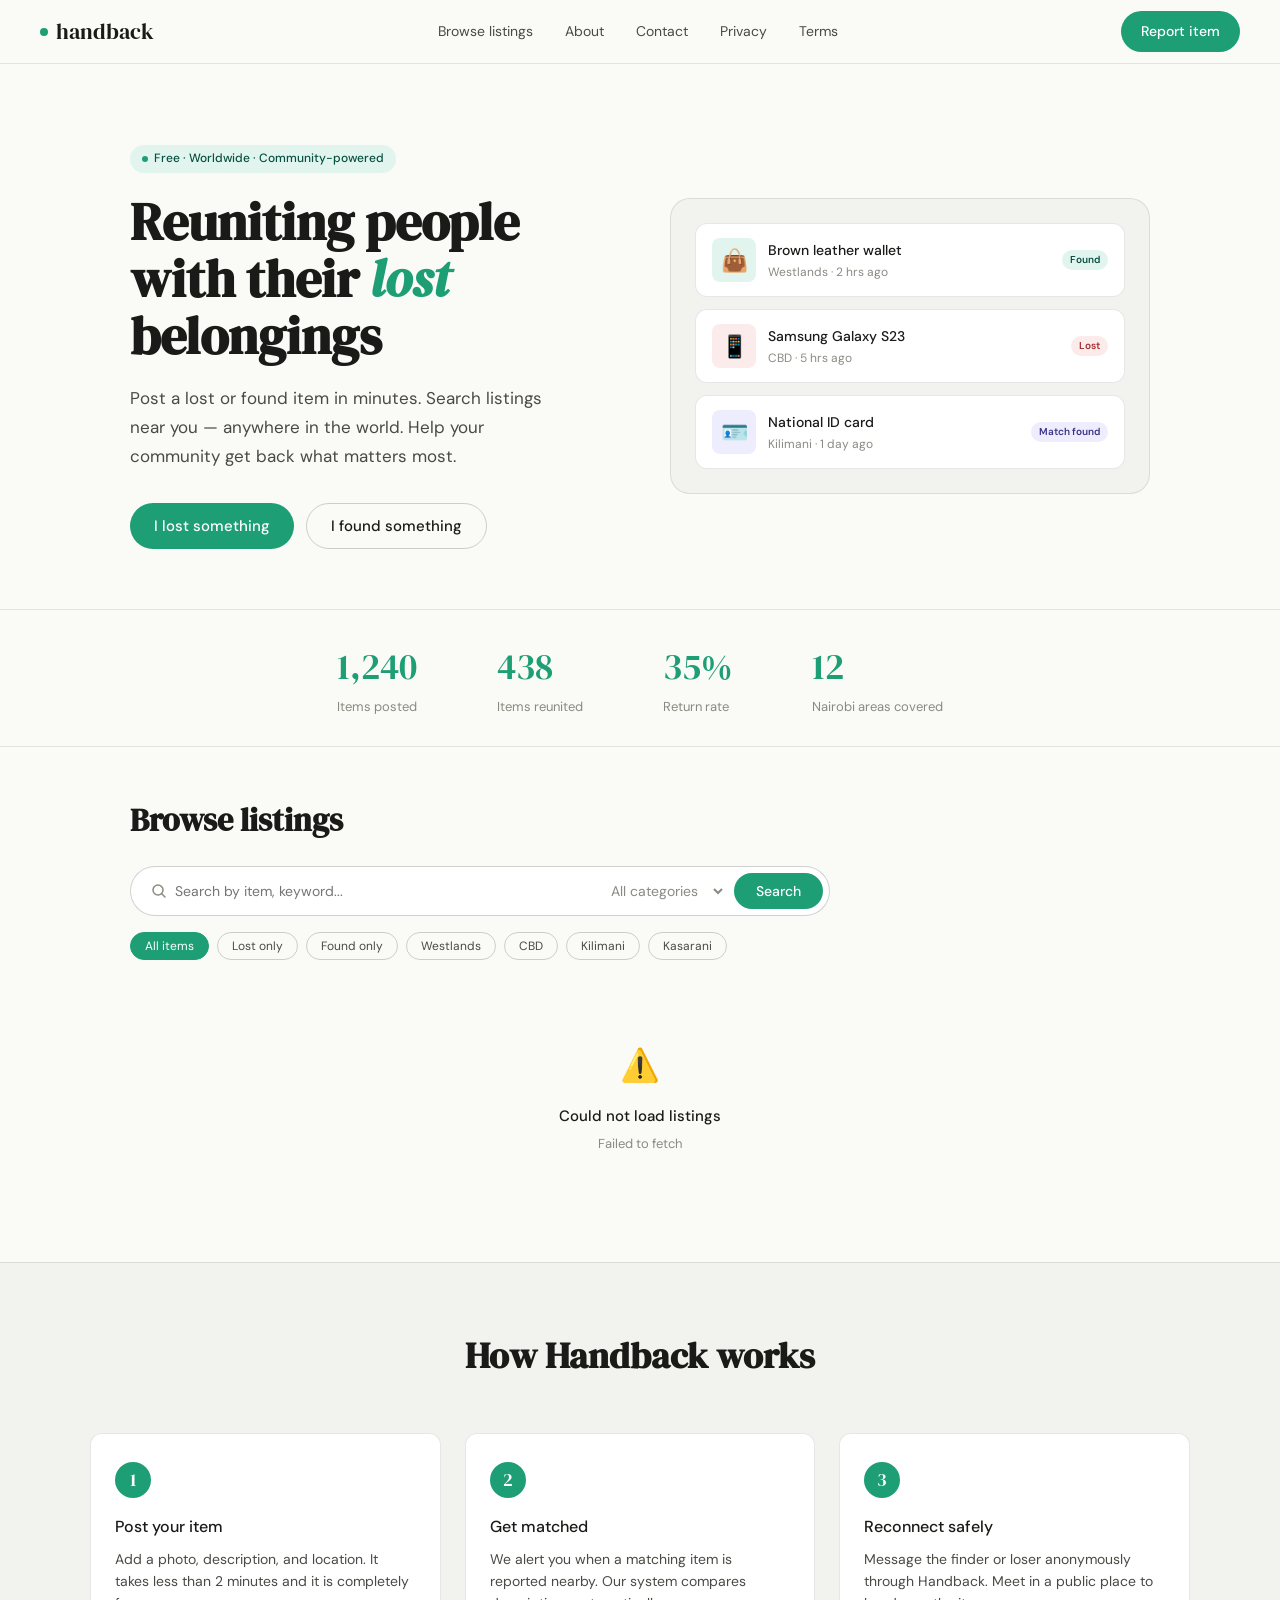
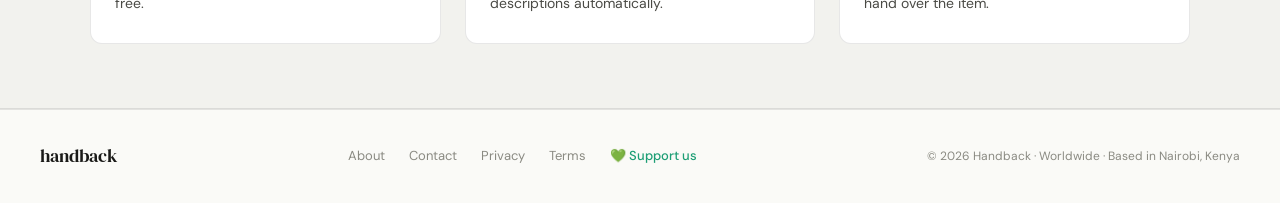
<file: index.html>
<!DOCTYPE html>
<html lang="en">
<head>
<meta charset="UTF-8">
<meta name="viewport" content="width=device-width, initial-scale=1.0">
<title>Handback — Reuniting people with their belongings</title>
<link href="https://fonts.googleapis.com/css2?family=DM+Serif+Display:ital@0;1&family=DM+Sans:wght@300;400;500;600&display=swap" rel="stylesheet">
<style>
  :root {
    --green: #1D9E75;
    --green-light: #E1F5EE;
    --green-dark: #0F6E56;
    --green-deep: #085041;
    --red-light: #FCEBEB;
    --red: #E24B4A;
    --red-dark: #A32D2D;
    --purple-light: #EEEDFE;
    --purple: #7F77DD;
    --purple-dark: #3C3489;
    --amber-light: #FAEEDA;
    --amber-dark: #633806;
    --ink: #1a1a18;
    --ink-muted: #4a4a45;
    --ink-faint: #8a8a82;
    --surface: #fafaf7;
    --surface-2: #f2f2ee;
    --border: rgba(26,26,24,0.1);
    --border-strong: rgba(26,26,24,0.2);
    --radius: 12px;
    --radius-sm: 8px;
    --serif: 'DM Serif Display', Georgia, serif;
    --sans: 'DM Sans', sans-serif;
  }

  * { box-sizing: border-box; margin: 0; padding: 0; }

  html { scroll-behavior: smooth; }

  body {
    font-family: var(--sans);
    background: var(--surface);
    color: var(--ink);
    font-size: 16px;
    line-height: 1.6;
    overflow-x: hidden;
  }

  /* ── NAV ── */
  nav {
    position: sticky; top: 0; z-index: 100;
    background: rgba(250,250,247,0.92);
    backdrop-filter: blur(12px);
    border-bottom: 0.5px solid var(--border);
    display: flex; align-items: center; justify-content: space-between;
    padding: 0 40px; height: 64px;
  }
  .nav-logo {
    font-family: var(--serif);
    font-size: 22px; color: var(--ink); text-decoration: none;
    display: flex; align-items: center; gap: 8px;
  }
  .nav-logo .dot {
    width: 8px; height: 8px; border-radius: 50%;
    background: var(--green); display: inline-block;
  }
  .nav-links { display: flex; align-items: center; gap: 32px; }
  .nav-links a {
    font-size: 14px; color: var(--ink-muted); text-decoration: none;
    transition: color 0.2s;
  }
  .nav-links a:hover { color: var(--ink); }
  .nav-cta {
    background: var(--green); color: #fff;
    padding: 9px 20px; border-radius: 100px;
    font-size: 14px; font-weight: 500; text-decoration: none;
    transition: background 0.2s;
  }
  .nav-cta:hover { background: var(--green-dark); }

  /* ── PAGE SECTIONS ── */
  .page { display: none; }
  .page.active { display: block; }

  /* ── HERO ── */
  .hero {
    padding: 80px 40px 60px;
    max-width: 1100px; margin: 0 auto;
    display: grid; grid-template-columns: 1fr 1fr; gap: 60px; align-items: center;
  }
  .hero-tag {
    display: inline-flex; align-items: center; gap: 6px;
    background: var(--green-light); color: var(--green-deep);
    font-size: 12px; font-weight: 500; padding: 4px 12px;
    border-radius: 100px; margin-bottom: 20px;
  }
  .hero-tag .pulse {
    width: 6px; height: 6px; border-radius: 50%; background: var(--green);
    animation: pulse 2s infinite;
  }
  @keyframes pulse {
    0%,100% { opacity: 1; transform: scale(1); }
    50% { opacity: 0.5; transform: scale(1.3); }
  }
  .hero h1 {
    font-family: var(--serif);
    font-size: 52px; line-height: 1.1;
    color: var(--ink); margin-bottom: 20px;
  }
  .hero h1 em { font-style: italic; color: var(--green); }
  .hero-sub {
    font-size: 17px; color: var(--ink-muted);
    line-height: 1.7; margin-bottom: 32px; max-width: 420px;
  }
  .hero-actions { display: flex; gap: 12px; flex-wrap: wrap; }
  .btn-primary {
    background: var(--green); color: #fff;
    padding: 12px 24px; border-radius: 100px;
    font-size: 15px; font-weight: 500; border: none; cursor: pointer;
    transition: background 0.2s, transform 0.1s;
    font-family: var(--sans);
  }
  .btn-primary:hover { background: var(--green-dark); }
  .btn-primary:active { transform: scale(0.98); }
  .btn-outline {
    background: transparent; color: var(--ink);
    padding: 12px 24px; border-radius: 100px;
    font-size: 15px; font-weight: 500;
    border: 1px solid var(--border-strong); cursor: pointer;
    transition: background 0.2s; font-family: var(--sans);
  }
  .btn-outline:hover { background: var(--surface-2); }

  .hero-visual {
    background: var(--surface-2);
    border-radius: 20px; border: 0.5px solid var(--border);
    padding: 24px; display: flex; flex-direction: column; gap: 12px;
    animation: float 4s ease-in-out infinite;
  }
  @keyframes float {
    0%,100% { transform: translateY(0); }
    50% { transform: translateY(-8px); }
  }
  .hero-card {
    background: #fff; border-radius: var(--radius);
    border: 0.5px solid var(--border); padding: 14px 16px;
    display: flex; align-items: center; gap: 12px;
  }
  .hero-card-icon {
    width: 44px; height: 44px; border-radius: var(--radius-sm);
    display: flex; align-items: center; justify-content: center;
    font-size: 22px; flex-shrink: 0;
  }
  .hero-card-title { font-size: 14px; font-weight: 500; color: var(--ink); margin-bottom: 2px; }
  .hero-card-meta { font-size: 12px; color: var(--ink-faint); }
  .badge-sm {
    font-size: 10px; font-weight: 600; padding: 2px 8px;
    border-radius: 100px; margin-left: auto; flex-shrink: 0;
  }
  .badge-found { background: var(--green-light); color: var(--green-deep); }
  .badge-lost { background: var(--red-light); color: var(--red-dark); }
  .badge-match { background: var(--purple-light); color: var(--purple-dark); }

  /* ── STATS ── */
  .stats {
    border-top: 0.5px solid var(--border); border-bottom: 0.5px solid var(--border);
    padding: 28px 40px;
    display: flex; justify-content: center; gap: 80px;
  }
  .stat-num {
    font-family: var(--serif); font-size: 36px; color: var(--green);
    margin-bottom: 2px;
  }
  .stat-label { font-size: 13px; color: var(--ink-faint); }

  /* ── SEARCH BAR ── */
  .search-section {
    padding: 48px 40px 0; max-width: 1100px; margin: 0 auto;
  }
  .search-section h2 {
    font-family: var(--serif); font-size: 32px;
    margin-bottom: 20px; color: var(--ink);
  }
  .search-bar {
    display: flex; gap: 8px; align-items: center;
    background: #fff; border: 1px solid var(--border-strong);
    border-radius: 100px; padding: 6px 6px 6px 20px;
    margin-bottom: 16px; max-width: 700px;
  }
  .search-bar input, .search-bar select {
    border: none; background: transparent; outline: none;
    font-family: var(--sans); font-size: 14px; color: var(--ink);
  }
  .search-bar input { flex: 1; }
  .search-bar select { color: var(--ink-faint); }
  .search-bar .search-btn {
    background: var(--green); color: #fff; border: none;
    padding: 9px 22px; border-radius: 100px;
    font-size: 14px; font-weight: 500; cursor: pointer;
    font-family: var(--sans); transition: background 0.2s;
  }
  .search-bar .search-btn:hover { background: var(--green-dark); }

  .filter-chips { display: flex; gap: 8px; flex-wrap: wrap; margin-bottom: 32px; }
  .chip {
    font-size: 12px; padding: 5px 14px; border-radius: 100px;
    border: 0.5px solid var(--border-strong); background: transparent;
    color: var(--ink-muted); cursor: pointer; transition: all 0.15s;
    font-family: var(--sans);
  }
  .chip.on { background: var(--green); color: #fff; border-color: var(--green); }

  /* ── LISTINGS GRID ── */
  .listings-section {
    padding: 0 40px 60px; max-width: 1100px; margin: 0 auto;
  }
  .listings-grid {
    display: grid; grid-template-columns: repeat(auto-fill, minmax(300px, 1fr));
    gap: 16px;
  }
  .listing-card {
    background: #fff; border: 0.5px solid var(--border);
    border-radius: var(--radius); overflow: hidden;
    transition: border-color 0.2s, transform 0.2s; cursor: pointer;
  }
  .listing-card:hover { border-color: var(--green); transform: translateY(-2px); }
  .listing-card.matched { border: 1.5px solid var(--green); }
  .listing-img {
    height: 120px; display: flex; align-items: center;
    justify-content: center; font-size: 48px;
  }
  .listing-body { padding: 14px 16px; }
  .listing-badges { display: flex; gap: 6px; margin-bottom: 8px; flex-wrap: wrap; }
  .listing-title {
    font-size: 15px; font-weight: 500; color: var(--ink);
    margin-bottom: 4px;
  }
  .listing-desc {
    font-size: 13px; color: var(--ink-muted);
    line-height: 1.5; margin-bottom: 10px;
    display: -webkit-box; -webkit-line-clamp: 2;
    -webkit-box-orient: vertical; overflow: hidden;
  }
  .listing-footer {
    display: flex; justify-content: space-between; align-items: center;
    border-top: 0.5px solid var(--border); padding-top: 10px;
  }
  .listing-meta { font-size: 12px; color: var(--ink-faint); }
  .listing-cta {
    font-size: 12px; font-weight: 500; color: var(--green);
    background: var(--green-light); padding: 5px 12px;
    border-radius: 100px; border: none; cursor: pointer;
    font-family: var(--sans); transition: background 0.2s;
  }
  .listing-cta:hover { background: #c5eadf; }

  /* ── HOW IT WORKS ── */
  .how-section {
    background: var(--surface-2); border-top: 0.5px solid var(--border);
    border-bottom: 0.5px solid var(--border);
    padding: 64px 40px;
  }
  .how-inner { max-width: 1100px; margin: 0 auto; }
  .how-inner h2 {
    font-family: var(--serif); font-size: 36px;
    text-align: center; margin-bottom: 48px; color: var(--ink);
  }
  .steps {
    display: grid; grid-template-columns: repeat(3, 1fr); gap: 24px;
  }
  .step {
    background: #fff; border-radius: var(--radius);
    border: 0.5px solid var(--border); padding: 28px 24px;
    position: relative;
  }
  .step-num {
    width: 36px; height: 36px; border-radius: 50%;
    background: var(--green); color: #fff;
    font-family: var(--serif); font-size: 18px;
    display: flex; align-items: center; justify-content: center;
    margin-bottom: 16px;
  }
  .step h3 { font-size: 16px; font-weight: 500; margin-bottom: 8px; color: var(--ink); }
  .step p { font-size: 14px; color: var(--ink-muted); line-height: 1.6; }

  /* ── REPORT FORM PAGE ── */
  .form-page { max-width: 640px; margin: 0 auto; padding: 48px 40px 80px; }
  .form-page h1 {
    font-family: var(--serif); font-size: 36px;
    margin-bottom: 6px; color: var(--ink);
  }
  .form-page .form-sub { font-size: 15px; color: var(--ink-muted); margin-bottom: 32px; }

  .type-toggle {
    display: grid; grid-template-columns: 1fr 1fr; gap: 12px; margin-bottom: 28px;
  }
  .type-btn {
    padding: 20px; border-radius: var(--radius);
    border: 1.5px solid var(--border); background: #fff;
    cursor: pointer; text-align: center; transition: all 0.2s;
    font-family: var(--sans);
  }
  .type-btn:hover { border-color: var(--green); }
  .type-btn.on { border-color: var(--green); background: var(--green-light); }
  .type-btn .type-icon { font-size: 28px; margin-bottom: 6px; }
  .type-btn .type-label { font-size: 15px; font-weight: 500; color: var(--ink); margin-bottom: 2px; }
  .type-btn .type-sub { font-size: 12px; color: var(--ink-faint); }

  .progress-bar { display: flex; gap: 4px; margin-bottom: 28px; }
  .prog { flex: 1; height: 4px; border-radius: 2px; background: var(--border); }
  .prog.done { background: var(--green); }
  .prog.current { background: var(--green); opacity: 0.4; }

  .field { margin-bottom: 20px; }
  .field label {
    display: block; font-size: 13px; font-weight: 500;
    color: var(--ink-muted); margin-bottom: 6px;
  }
  .field label .req { color: var(--red); }
  .field input, .field select, .field textarea {
    width: 100%; padding: 11px 14px;
    border: 1px solid var(--border-strong); border-radius: var(--radius-sm);
    font-family: var(--sans); font-size: 14px; color: var(--ink);
    background: #fff; outline: none; transition: border-color 0.2s;
  }
  .field input:focus, .field select:focus, .field textarea:focus {
    border-color: var(--green);
  }
  .field textarea { min-height: 100px; resize: vertical; line-height: 1.5; }
  .field-row { display: grid; grid-template-columns: 1fr 1fr; gap: 14px; margin-bottom: 20px; }
  .field-hint { font-size: 12px; color: var(--ink-faint); margin-top: 5px; }

  .upload-area {
    border: 1.5px dashed var(--border-strong); border-radius: var(--radius);
    padding: 28px; text-align: center; cursor: pointer;
    background: var(--surface-2); transition: border-color 0.2s;
  }
  .upload-area:hover { border-color: var(--green); }
  .upload-area p { font-size: 14px; color: var(--ink-muted); margin-top: 6px; }
  .upload-area span { font-size: 12px; color: var(--ink-faint); }

  .contact-opts { display: flex; gap: 8px; margin-bottom: 8px; }
  .contact-opt {
    flex: 1; padding: 10px; border-radius: var(--radius-sm);
    border: 1px solid var(--border-strong); background: #fff;
    text-align: center; font-size: 13px; font-weight: 500;
    color: var(--ink-muted); cursor: pointer; transition: all 0.15s;
    font-family: var(--sans);
  }
  .contact-opt.on { border-color: var(--green); background: var(--green-light); color: var(--green-deep); }

  .reward-row { display: flex; align-items: center; gap: 12px; margin-bottom: 20px; }
  .toggle-wrap {
    width: 40px; height: 22px; border-radius: 11px;
    background: var(--border-strong); cursor: pointer; position: relative;
    transition: background 0.2s; flex-shrink: 0;
  }
  .toggle-wrap.on { background: var(--green); }
  .toggle-knob {
    width: 18px; height: 18px; border-radius: 50%; background: #fff;
    position: absolute; top: 2px; left: 2px; transition: left 0.2s;
  }
  .toggle-wrap.on .toggle-knob { left: 20px; }
  .reward-label { font-size: 14px; color: var(--ink-muted); }

  .tip-box {
    background: var(--green-light); border-radius: var(--radius-sm);
    padding: 12px 16px; display: flex; gap: 10px; align-items: flex-start;
    margin-bottom: 20px;
  }
  .tip-box p { font-size: 13px; color: var(--green-deep); line-height: 1.5; }

  .form-actions { display: flex; justify-content: space-between; align-items: center; margin-top: 28px; }
  .btn-back {
    background: transparent; border: 1px solid var(--border-strong);
    color: var(--ink-muted); padding: 11px 22px; border-radius: 100px;
    font-size: 14px; font-weight: 500; cursor: pointer; font-family: var(--sans);
  }
  .btn-submit {
    background: var(--green); color: #fff; border: none;
    padding: 12px 28px; border-radius: 100px;
    font-size: 15px; font-weight: 500; cursor: pointer;
    font-family: var(--sans); transition: background 0.2s;
  }
  .btn-submit:hover { background: var(--green-dark); }

  /* ── SUCCESS STATE ── */
  .success-screen {
    text-align: center; padding: 60px 40px;
    max-width: 480px; margin: 0 auto;
  }
  .success-icon-wrap {
    width: 72px; height: 72px; border-radius: 50%;
    background: var(--green); display: flex; align-items: center;
    justify-content: center; margin: 0 auto 24px; font-size: 32px;
  }
  .success-screen h2 {
    font-family: var(--serif); font-size: 32px;
    color: var(--ink); margin-bottom: 12px;
  }
  .success-screen p { font-size: 15px; color: var(--ink-muted); line-height: 1.7; margin-bottom: 28px; }

  /* ── LEGAL PAGES ── */
  .legal-page { max-width: 700px; margin: 0 auto; padding: 48px 40px 80px; }
  .legal-page h1 {
    font-family: var(--serif); font-size: 40px;
    color: var(--ink); margin-bottom: 6px;
  }
  .legal-meta { font-size: 13px; color: var(--ink-faint); margin-bottom: 32px; }
  .legal-intro {
    background: var(--green-light); border-radius: var(--radius);
    padding: 16px 20px; font-size: 14px; color: var(--green-deep);
    line-height: 1.7; margin-bottom: 36px;
  }
  .legal-section { margin-bottom: 28px; }
  .legal-section h2 {
    font-size: 16px; font-weight: 500; color: var(--ink);
    padding-bottom: 8px; border-bottom: 0.5px solid var(--border);
    margin-bottom: 12px;
  }
  .legal-section p { font-size: 14px; color: var(--ink-muted); line-height: 1.8; margin-bottom: 10px; }
  .legal-list { list-style: none; margin: 8px 0 12px; }
  .legal-list li {
    font-size: 14px; color: var(--ink-muted); line-height: 1.7;
    padding: 4px 0 4px 18px; position: relative;
  }
  .legal-list li::before {
    content: ''; position: absolute; left: 0; top: 13px;
    width: 5px; height: 5px; border-radius: 50%; background: var(--green);
  }
  .legal-highlight {
    border-left: 3px solid var(--green); padding: 10px 16px;
    background: var(--green-light); border-radius: 0 var(--radius-sm) var(--radius-sm) 0;
    margin: 12px 0;
  }
  .legal-highlight p { font-size: 13px; color: var(--green-deep); margin: 0; }
  .legal-warn {
    border-left: 3px solid var(--red); padding: 10px 16px;
    background: var(--red-light); border-radius: 0 var(--radius-sm) var(--radius-sm) 0;
    margin: 12px 0;
  }
  .legal-warn p { font-size: 13px; color: var(--red-dark); margin: 0; }
  .legal-contact {
    background: var(--surface-2); border-radius: var(--radius);
    padding: 18px 22px; margin-top: 28px;
  }
  .legal-contact p { font-size: 14px; color: var(--ink-muted); margin-bottom: 4px; }
  .legal-contact a { color: var(--green); }

  /* ── ABOUT PAGE ── */
  .about-page { max-width: 800px; margin: 0 auto; padding: 64px 40px 80px; }
  .about-hero { text-align: center; margin-bottom: 60px; }
  .about-hero h1 {
    font-family: var(--serif); font-size: 48px;
    color: var(--ink); margin-bottom: 16px; line-height: 1.15;
  }
  .about-hero h1 em { color: var(--green); font-style: italic; }
  .about-hero p { font-size: 17px; color: var(--ink-muted); line-height: 1.8; max-width: 560px; margin: 0 auto; }
  .about-story { margin-bottom: 48px; }
  .about-story h2 {
    font-family: var(--serif); font-size: 28px;
    color: var(--ink); margin-bottom: 16px;
  }
  .about-story p { font-size: 15px; color: var(--ink-muted); line-height: 1.8; margin-bottom: 16px; }
  .about-values {
    display: grid; grid-template-columns: repeat(3, 1fr);
    gap: 16px; margin-bottom: 48px;
  }
  .value-card {
    background: #fff; border: 0.5px solid var(--border);
    border-radius: var(--radius); padding: 24px;
  }
  .value-icon { font-size: 28px; margin-bottom: 12px; }
  .value-card h3 { font-size: 15px; font-weight: 500; color: var(--ink); margin-bottom: 6px; }
  .value-card p { font-size: 13px; color: var(--ink-muted); line-height: 1.6; }

  /* ── FOOTER ── */
  footer {
    border-top: 0.5px solid var(--border);
    padding: 32px 40px;
    display: flex; justify-content: space-between; align-items: center;
    flex-wrap: wrap; gap: 16px;
  }
  .footer-logo { font-family: var(--serif); font-size: 18px; color: var(--ink); }
  .footer-links { display: flex; gap: 24px; }
  .footer-links a { font-size: 13px; color: var(--ink-faint); text-decoration: none; }
  .footer-links a:hover { color: var(--green); }
  .footer-copy { font-size: 12px; color: var(--ink-faint); }

  /* ── ITEM DETAIL MODAL ── */
  .modal-overlay {
    display: none; position: fixed; inset: 0;
    background: rgba(0,0,0,0.4); z-index: 200;
    align-items: center; justify-content: center; padding: 20px;
  }
  .modal-overlay.open { display: flex; }
  .modal {
    background: #fff; border-radius: 20px;
    width: 100%; max-width: 760px;
    max-height: 90vh; overflow-y: auto;
    display: grid; grid-template-columns: 1fr 280px;
  }
  .modal-main { padding: 28px; border-right: 0.5px solid var(--border); }
  .modal-sidebar { padding: 24px; }
  .modal-close {
    display: flex; justify-content: flex-end; margin-bottom: 16px;
  }
  .close-btn {
    width: 30px; height: 30px; border-radius: 50%;
    border: none; background: var(--surface-2);
    font-size: 16px; cursor: pointer; display: flex;
    align-items: center; justify-content: center; color: var(--ink-muted);
  }
  .modal-img {
    height: 160px; border-radius: var(--radius);
    background: var(--green-light); display: flex;
    align-items: center; justify-content: center;
    font-size: 64px; margin-bottom: 16px;
    border: 0.5px solid var(--border);
  }
  .modal-title { font-family: var(--serif); font-size: 24px; color: var(--ink); margin-bottom: 6px; }
  .modal-posted { font-size: 12px; color: var(--ink-faint); margin-bottom: 16px; }
  .modal-desc { font-size: 14px; color: var(--ink-muted); line-height: 1.7; margin-bottom: 20px; }
  .detail-grid { display: grid; grid-template-columns: 1fr 1fr; gap: 8px; margin-bottom: 20px; }
  .detail-cell { background: var(--surface-2); border-radius: var(--radius-sm); padding: 10px 12px; }
  .detail-cell-label { font-size: 11px; color: var(--ink-faint); margin-bottom: 2px; }
  .detail-cell-val { font-size: 13px; font-weight: 500; color: var(--ink); }
  .modal-contact-header { background: var(--green-light); border-radius: var(--radius) var(--radius) 0 0; padding: 14px 16px; }
  .modal-contact-header h3 { font-size: 15px; font-weight: 500; color: var(--green-deep); margin-bottom: 2px; }
  .modal-contact-header p { font-size: 12px; color: var(--green-dark); }
  .modal-contact-body { border: 0.5px solid var(--border); border-top: none; border-radius: 0 0 var(--radius) var(--radius); padding: 16px; margin-bottom: 14px; }
  .poster-row { display: flex; gap: 10px; align-items: center; margin-bottom: 14px; }
  .poster-av { width: 36px; height: 36px; border-radius: 50%; background: var(--green-light); display: flex; align-items: center; justify-content: center; font-weight: 600; font-size: 13px; color: var(--green-deep); flex-shrink: 0; }
  .poster-name { font-size: 13px; font-weight: 500; color: var(--ink); }
  .poster-tag { font-size: 11px; color: var(--ink-faint); }
  .msg-box { width: 100%; border: 1px solid var(--border-strong); border-radius: var(--radius-sm); padding: 10px 12px; font-family: var(--sans); font-size: 13px; color: var(--ink); resize: none; min-height: 80px; outline: none; margin-bottom: 10px; }
  .msg-box:focus { border-color: var(--green); }
  .btn-send { width: 100%; background: var(--green); color: #fff; border: none; padding: 11px; border-radius: 100px; font-size: 14px; font-weight: 500; cursor: pointer; font-family: var(--sans); margin-bottom: 8px; }
  .safety-tips { background: var(--surface-2); border-radius: var(--radius-sm); padding: 12px; }
  .safety-tips p { font-size: 12px; font-weight: 500; color: var(--ink-muted); margin-bottom: 6px; }
  .safety-tips li { font-size: 11px; color: var(--ink-faint); line-height: 1.6; list-style: none; padding-left: 10px; position: relative; }
  .safety-tips li::before { content: '·'; position: absolute; left: 0; color: var(--green); }
  .sent-confirm { background: var(--green-light); border-radius: var(--radius); padding: 20px; text-align: center; display: none; }
  .sent-confirm.show { display: block; }
  .sent-confirm h3 { font-size: 15px; font-weight: 500; color: var(--green-deep); margin-bottom: 4px; }
  .sent-confirm p { font-size: 13px; color: var(--green-dark); }

  /* ── RESPONSIVE ── */
  @media (max-width: 768px) {
    nav { padding: 0 20px; }
    .nav-links { display: none; }
    .hero { grid-template-columns: 1fr; padding: 40px 20px 32px; gap: 32px; }
    .hero h1 { font-size: 36px; }
    .hero-visual { display: none; }
    .stats { gap: 32px; padding: 24px 20px; flex-wrap: wrap; }
    .search-section, .listings-section { padding-left: 20px; padding-right: 20px; }
    .listings-grid { grid-template-columns: 1fr; }
    .steps { grid-template-columns: 1fr; }
    .how-section { padding: 40px 20px; }
    .form-page { padding: 32px 20px 60px; }
    .field-row { grid-template-columns: 1fr; }
    .legal-page, .about-page { padding: 32px 20px 60px; }
    .about-values { grid-template-columns: 1fr; }
    .modal { grid-template-columns: 1fr; }
    .modal-sidebar { border-top: 0.5px solid var(--border); }
    footer { padding: 24px 20px; flex-direction: column; align-items: flex-start; }
  }
</style>
</head>
<body>

<!-- NAV -->
<nav>
  <a class="nav-logo" href="#" onclick="showPage('home')">
    <span class="dot"></span> handback
  </a>
  <div class="nav-links">
    <a href="#" onclick="showPage('home')">Browse listings</a>
    <a href="#" onclick="showPage('about')">About</a>
    <a href="#" onclick="showPage('contact')">Contact</a>
    <a href="#" onclick="showPage('privacy')">Privacy</a>
    <a href="#" onclick="showPage('terms')">Terms</a>
  </div>
  <a class="nav-cta" href="#" onclick="showPage('report')">Report item</a>
</nav>

<!-- ══════════════════════════════════════════
     HOME PAGE
══════════════════════════════════════════ -->
<div id="page-home" class="page active">

  <!-- Hero -->
  <section class="hero">
    <div>
      <div class="hero-tag">
        <span class="pulse"></span>
        Free · Worldwide · Community-powered
      </div>
      <h1>Reuniting people with their <em>lost</em> belongings</h1>
      <p class="hero-sub">Post a lost or found item in minutes. Search listings near you — anywhere in the world. Help your community get back what matters most.</p>
      <div class="hero-actions">
        <button class="btn-primary" onclick="showPage('report')">I lost something</button>
        <button class="btn-outline" onclick="showPage('report')">I found something</button>
      </div>
    </div>
    <div class="hero-visual">
      <div class="hero-card">
        <div class="hero-card-icon" style="background:#E1F5EE">👜</div>
        <div>
          <div class="hero-card-title">Brown leather wallet</div>
          <div class="hero-card-meta">Westlands · 2 hrs ago</div>
        </div>
        <span class="badge-sm badge-found">Found</span>
      </div>
      <div class="hero-card">
        <div class="hero-card-icon" style="background:#FCEBEB">📱</div>
        <div>
          <div class="hero-card-title">Samsung Galaxy S23</div>
          <div class="hero-card-meta">CBD · 5 hrs ago</div>
        </div>
        <span class="badge-sm badge-lost">Lost</span>
      </div>
      <div class="hero-card">
        <div class="hero-card-icon" style="background:#EEEDFE">🪪</div>
        <div>
          <div class="hero-card-title">National ID card</div>
          <div class="hero-card-meta">Kilimani · 1 day ago</div>
        </div>
        <span class="badge-sm badge-match">Match found</span>
      </div>
    </div>
  </section>

  <!-- Stats -->
  <div class="stats">
    <div class="stat"><div class="stat-num">1,240</div><div class="stat-label">Items posted</div></div>
    <div class="stat"><div class="stat-num">438</div><div class="stat-label">Items reunited</div></div>
    <div class="stat"><div class="stat-num">35%</div><div class="stat-label">Return rate</div></div>
    <div class="stat"><div class="stat-num">12</div><div class="stat-label">Nairobi areas covered</div></div>
  </div>

  <!-- Search -->
  <div class="search-section">
    <h2>Browse listings</h2>
    <div class="search-bar">
      <svg width="16" height="16" viewBox="0 0 16 16" fill="none"><circle cx="7" cy="7" r="5" stroke="#8a8a82" stroke-width="1.5"/><path d="M11 11l3 3" stroke="#8a8a82" stroke-width="1.5" stroke-linecap="round"/></svg>
      <input type="text" id="search-input" placeholder="Search by item, keyword..." oninput="filterListings()" />
      <select id="search-cat" onchange="filterListings()">
        <option value="">All categories</option>
        <option value="phone">Phone / tablet</option>
        <option value="wallet">Wallet / purse</option>
        <option value="keys">Keys</option>
        <option value="id">ID / documents</option>
        <option value="bag">Bag / luggage</option>
      </select>
      <button class="search-btn" onclick="filterListings()">Search</button>
    </div>
    <div class="filter-chips">
      <button class="chip on" onclick="filterType('all', this)">All items</button>
      <button class="chip" onclick="filterType('lost', this)">Lost only</button>
      <button class="chip" onclick="filterType('found', this)">Found only</button>
      <button class="chip" onclick="filterArea('Westlands', this)">Westlands</button>
      <button class="chip" onclick="filterArea('CBD', this)">CBD</button>
      <button class="chip" onclick="filterArea('Kilimani', this)">Kilimani</button>
      <button class="chip" onclick="filterArea('Kasarani', this)">Kasarani</button>
    </div>
  </div>

  <!-- Listings -->
  <div class="listings-section">
    <div class="listings-grid" id="listings-grid"></div>
  </div>

  <!-- How it works -->
  <section class="how-section">
    <div class="how-inner">
      <h2>How Handback works</h2>
      <div class="steps">
        <div class="step">
          <div class="step-num">1</div>
          <h3>Post your item</h3>
          <p>Add a photo, description, and location. It takes less than 2 minutes and it is completely free.</p>
        </div>
        <div class="step">
          <div class="step-num">2</div>
          <h3>Get matched</h3>
          <p>We alert you when a matching item is reported nearby. Our system compares descriptions automatically.</p>
        </div>
        <div class="step">
          <div class="step-num">3</div>
          <h3>Reconnect safely</h3>
          <p>Message the finder or loser anonymously through Handback. Meet in a public place to hand over the item.</p>
        </div>
      </div>
    </div>
  </section>

</div>


<!-- ══════════════════════════════════════════
     REPORT PAGE
══════════════════════════════════════════ -->
<div id="page-report" class="page">
  <div class="form-page" id="report-form-wrap">
    <h1>Report an item</h1>
    <p class="form-sub">Fill in the details below. The more information you add, the better your chances of a reunion.</p>

    <div class="type-toggle">
      <div class="type-btn on" id="type-lost" onclick="selectType('lost')">
        <div class="type-icon">😟</div>
        <div class="type-label">I lost something</div>
        <div class="type-sub">Report an item you have lost</div>
      </div>
      <div class="type-btn" id="type-found" onclick="selectType('found')">
        <div class="type-icon">🙌</div>
        <div class="type-label">I found something</div>
        <div class="type-sub">Report an item you have found</div>
      </div>
    </div>

    <div class="progress-bar">
      <div class="prog done"></div>
      <div class="prog current"></div>
      <div class="prog"></div>
    </div>

    <div class="tip-box">
      <svg width="16" height="16" viewBox="0 0 16 16" fill="none" style="flex-shrink:0;margin-top:1px"><circle cx="8" cy="8" r="7" stroke="#1D9E75" stroke-width="1.2"/><path d="M8 7v4M8 5v.5" stroke="#1D9E75" stroke-width="1.4" stroke-linecap="round"/></svg>
      <p>Items with a photo are 3× more likely to be returned. Add one if you can — even a similar image helps.</p>
    </div>

    <div class="field">
      <label>Item category <span class="req">*</span></label>
      <select>
        <option value="">Select a category...</option>
        <option>Phone / tablet</option>
        <option>Wallet / purse</option>
        <option>Keys</option>
        <option>ID / documents</option>
        <option>Bag / luggage</option>
        <option>Jewellery / watch</option>
        <option>Clothing</option>
        <option>Electronics</option>
        <option>Other</option>
      </select>
    </div>

    <div class="field">
      <label>Item name <span class="req">*</span></label>
      <input type="text" placeholder="e.g. Black Samsung Galaxy S23, brown leather wallet" />
      <div class="field-hint">Be specific — include brand, colour, and model if you know it.</div>
    </div>

    <div class="field">
      <label>Description <span class="req">*</span></label>
      <textarea placeholder="Describe the item in detail — any markings, stickers, scratches, or unique features that would help identify it..."></textarea>
    </div>

    <div class="field-row">
      <div class="field" style="margin-bottom:0">
        <label>Date <span class="req">*</span></label>
        <input type="date" />
      </div>
      <div class="field" style="margin-bottom:0">
        <label>Approximate time</label>
        <input type="text" placeholder="e.g. 2pm – 4pm" />
      </div>
    </div>

    <div class="field">
      <label>Location <span class="req">*</span></label>
      <input type="text" placeholder="e.g. Westlands Bus Stop, Sarit Centre, Nairobi CBD" />
      <div class="field-hint">Be as specific as possible — street, building, or landmark.</div>
    </div>

    <div class="field">
      <label>Photo</label>
      <div class="upload-area">
        <div style="font-size:28px;margin-bottom:6px">📷</div>
        <p>Tap to upload a photo</p>
        <span>JPG or PNG · Max 5MB · Up to 3 photos</span>
      </div>
    </div>

    <div class="field">
      <label>How should people contact you? <span class="req">*</span></label>
      <div class="contact-opts">
        <div class="contact-opt on" onclick="selectContact(this)">Via Handback (anonymous)</div>
        <div class="contact-opt" onclick="selectContact(this)">WhatsApp number</div>
        <div class="contact-opt" onclick="selectContact(this)">Email</div>
      </div>
      <div class="field-hint">We recommend anonymous contact to keep your personal info private.</div>
    </div>

    <div class="field">
      <label>Your name <span class="req">*</span></label>
      <input type="text" placeholder="First name only is fine" />
    </div>

    <div class="reward-row">
      <div class="toggle-wrap" id="reward-toggle" onclick="this.classList.toggle('on')">
        <div class="toggle-knob"></div>
      </div>
      <span class="reward-label">I am offering a reward for the return of this item</span>
    </div>

    <div class="form-actions">
      <button class="btn-back" onclick="showPage('home')">← Cancel</button>
      <button class="btn-submit" onclick="submitForm()">Submit listing →</button>
    </div>
  </div>

  <!-- Success State -->
  <div class="success-screen" id="report-success" style="display:none">
    <div class="success-icon-wrap">✓</div>
    <h2>Listing posted!</h2>
    <p>Your item has been listed on Handback. We will notify you by email if a match is found nearby. Your listing will stay active for 90 days.</p>
    <button class="btn-primary" onclick="showPage('home')">Browse all listings</button>
  </div>
</div>


<!-- ══════════════════════════════════════════
     ABOUT PAGE
══════════════════════════════════════════ -->
<div id="page-about" class="page">
  <div class="about-page">
    <div class="about-hero">
      <h1>What's lost doesn't have to be <em>gone forever</em></h1>
      <p>Handback is a free, community-powered platform connecting people who have lost things with people who have found them — anywhere in the world.</p>
    </div>

    <div class="about-story">
      <h2>Our story</h2>
      <p>Handback was born from a simple but powerful realization: losing something important shouldn't feel like losing it forever. Whether it's a phone, a wallet, or personal identification, the experience is often frustrating, stressful, and filled with uncertainty — not just because of the cost, but because there's no clear path to recovery.</p>
      <p>Despite living in a highly connected world, there is still no simple, reliable way for people to reconnect with their lost belongings. The process remains scattered, inefficient, and often left to chance.</p>
      <p>Handback changes that. It is a free, intuitive, community-powered platform designed to bring people together — those who have lost items and those who have found them. By making it easy to report, search, and connect safely, Handback turns moments of loss into opportunities for human connection and trust.</p>
      <p><em>Because what's lost doesn't have to be gone forever.</em></p>
    </div>

    <div class="about-values">
      <div class="value-card">
        <div class="value-icon">🌍</div>
        <h3>Built for everyone</h3>
        <p>Handback works for anyone, anywhere in the world. Whether you're in Nairobi, London, or Lagos — if you lost something, we want to help.</p>
      </div>
      <div class="value-card">
        <div class="value-icon">🔒</div>
        <h3>Privacy and safety</h3>
        <p>You should never have to share your phone number with a stranger. Anonymous messaging keeps everyone safe — no matter where they are.</p>
      </div>
      <div class="value-card">
        <div class="value-icon">💚</div>
        <h3>Always free</h3>
        <p>Reuniting people with their belongings should never cost money. Handback is free to use for everyone, always.</p>
      </div>
    </div>

    <div class="about-story">
      <h2>Our mission</h2>
      <p>To build the world's most trusted lost and found platform — starting in Nairobi and growing across Africa and beyond — so that no one ever has to feel the helplessness of losing something important with nowhere to turn.</p>
      <p>Every item returned is a small victory. Every reunion matters.</p>
    </div>
  </div>
</div>


<!-- ══════════════════════════════════════════
     PRIVACY PAGE
══════════════════════════════════════════ -->
<div id="page-privacy" class="page">
  <div class="legal-page">
    <h1>Privacy policy</h1>
    <div class="legal-meta">Last updated: March 2026 · handback.co</div>
    <div class="legal-intro">We want you to understand exactly what we do with your information — in simple, clear language. This page explains what data we collect, why we collect it, and how we keep it safe. If you have any questions, you can always contact us directly.</div>

    <div class="legal-section">
      <h2>1. Who we are</h2>
      <p>Handback is a free platform that helps people report lost and found items and connect with each other to get belongings returned. We are based in Nairobi, Kenya.</p>
    </div>
    <div class="legal-section">
      <h2>2. What information we collect</h2>
      <p>When you use Handback, we may collect:</p>
      <ul class="legal-list">
        <li>Your name (first name only is fine) when you post a listing</li>
        <li>Your contact details — phone number or email — only if you choose to share them</li>
        <li>Photos and descriptions of the item you are reporting</li>
        <li>The location where an item was lost or found</li>
        <li>Messages you send to other users through our platform</li>
        <li>Basic technical information like your device type and the browser you use</li>
      </ul>
      <div class="legal-highlight"><p>We never ask for your ID number, bank details, or any sensitive personal documents. If anyone claiming to be Handback asks for these, please report it to us immediately.</p></div>
    </div>
    <div class="legal-section">
      <h2>3. Why we collect this information</h2>
      <p>We only collect information that helps us run the platform:</p>
      <ul class="legal-list">
        <li>Your name — so other users know who posted a listing</li>
        <li>Your contact details — so a finder or loser can reach you when there is a match</li>
        <li>Item photos and description — so people can identify their belongings</li>
        <li>Location — so listings appear in the right area searches</li>
        <li>Messages — so you can communicate safely through our platform</li>
      </ul>
    </div>
    <div class="legal-section">
      <h2>4. Who can see your information</h2>
      <p>Your listings — including the item description, photo, and general location — are visible to everyone who visits Handback. Your phone number or email is only shared if you choose the WhatsApp or email contact option.</p>
      <div class="legal-highlight"><p>We recommend using anonymous messaging to keep your personal contact details private until you feel comfortable sharing them.</p></div>
    </div>
    <div class="legal-section">
      <h2>5. We do not sell your data</h2>
      <p>We do not sell, rent, or trade your personal information to any third party — ever. Your data is used only to help reunite people with their belongings.</p>
    </div>
    <div class="legal-section">
      <h2>6. How we keep your data safe</h2>
      <p>We use secure servers and encrypted connections to protect your information. No system is 100% secure — please use a strong password and do not share your account details with anyone.</p>
    </div>
    <div class="legal-section">
      <h2>7. How long we keep your data</h2>
      <p>Your listing stays active for 90 days and is then automatically removed. You can delete your listing at any time from your account.</p>
    </div>
    <div class="legal-section">
      <h2>8. Your rights</h2>
      <p>You have the right to ask us what information we hold about you, correct any wrong information, or ask us to delete your data at any time.</p>
    </div>
    <div class="legal-section">
      <h2>9. Changes to this policy</h2>
      <p>If we make important changes, we will post a notice on the website. The date at the top always shows when it was last updated.</p>
    </div>
    <div class="legal-contact">
      <p><strong>Questions about your privacy?</strong></p>
      <p>Email us at <a href="/cdn-cgi/l/email-protection#1b6b69726d7a78625b737a757f797a7870357874"><span class="__cf_email__" data-cfemail="38484a514e595b41785059565c5a595b53165b57">[email&#160;protected]</span></a> — we respond within 2 business days.</p>
    </div>
  </div>
</div>


<!-- ══════════════════════════════════════════
     TERMS PAGE
══════════════════════════════════════════ -->
<div id="page-terms" class="page">
  <div class="legal-page">
    <h1>Terms of use</h1>
    <div class="legal-meta">Last updated: March 2026 · handback.co</div>
    <div class="legal-intro">These are the rules for using Handback, written in plain language so they are easy to understand. By using this website, you agree to follow these rules.</div>

    <div class="legal-section">
      <h2>1. What Handback is</h2>
      <p>Handback is a free community platform where people can post lost and found items and connect with each other. We help make the connection — but we are not responsible for what happens between users once they are in contact.</p>
    </div>
    <div class="legal-section">
      <h2>2. Who can use Handback</h2>
      <p>Anyone can use Handback for free. You must be at least 16 years old to create a listing or send messages. If you are younger, please ask a parent or guardian to help you.</p>
    </div>
    <div class="legal-section">
      <h2>3. What you are allowed to post</h2>
      <p>You may only post listings for genuinely lost or found items. Each listing must be honest and accurate.</p>
      <div class="legal-highlight"><p>Good listings help everyone. Please include a clear description, an accurate location, and a photo if you have one.</p></div>
    </div>
    <div class="legal-section">
      <h2>4. What you are not allowed to do</h2>
      <ul class="legal-list">
        <li>Post fake listings to scam or mislead people</li>
        <li>Claim an item that does not belong to you</li>
        <li>Ask for money or mobile money in exchange for returning an item</li>
        <li>Post items that are illegal to own</li>
        <li>Harass, threaten, or abuse other users</li>
        <li>Use the platform to advertise products or services</li>
        <li>Create multiple accounts to misuse the platform</li>
      </ul>
      <div class="legal-warn"><p>Demanding payment to return someone's belongings is considered extortion and may be reported to the police. Handback will cooperate fully with any investigation.</p></div>
    </div>
    <div class="legal-section">
      <h2>5. Rewards</h2>
      <p>You may offer a reward — this is your choice. Handback does not handle or guarantee any reward. Any reward agreement is strictly between the two users involved.</p>
    </div>
    <div class="legal-section">
      <h2>6. Meeting in person</h2>
      <ul class="legal-list">
        <li>Meet in a busy public place — a shopping mall, petrol station, or bank entrance</li>
        <li>Tell someone you trust where you are going</li>
        <li>Do not go alone if you feel unsure</li>
        <li>Verify the item belongs to the person before handing it over</li>
      </ul>
    </div>
    <div class="legal-section">
      <h2>7. Our responsibility</h2>
      <p>Handback provides the platform — we do not verify the identity of users or guarantee that any item will be returned. We are not responsible for any loss or dispute between users.</p>
    </div>
    <div class="legal-section">
      <h2>8. Governing law</h2>
      <p>These terms are governed by the laws of Kenya.</p>
    </div>
    <div class="legal-contact">
      <p><strong>Questions about these terms?</strong></p>
      <p>Email us at <a href="/cdn-cgi/l/email-protection#503c3537313c1038313e343231333b7e333f"><span class="__cf_email__" data-cfemail="2f434a484e436f474e414b4d4e4c44014c40">[email&#160;protected]</span></a> — we respond within 2 business days.</p>
    </div>
  </div>
</div>


<!-- FOOTER -->
<footer>
  <div class="footer-logo">handback</div>
  <div class="footer-links">
    <a href="#" onclick="showPage('about')">About</a>
    <a href="#" onclick="showPage('contact')">Contact</a>
    <a href="#" onclick="showPage('privacy')">Privacy</a>
    <a href="#" onclick="showPage('terms')">Terms</a>
    <a href="#" onclick="openTipModal()" style="color:var(--green);font-weight:500">💚 Support us</a>
  </div>
  <div class="footer-copy">© 2026 Handback · Worldwide · Based in Nairobi, Kenya</div>
</footer>

<!-- ITEM DETAIL MODAL -->
<div class="modal-overlay" id="modal" onclick="closeModal(event)">
  <div class="modal" id="modal-inner">
    <div class="modal-main">
      <div class="modal-close"><button class="close-btn" onclick="document.getElementById('modal').classList.remove('open')">✕</button></div>
      <div class="modal-img" id="modal-img">👜</div>
      <div class="listing-badges" style="margin-bottom:8px" id="modal-badges"></div>
      <div class="modal-title" id="modal-title"></div>
      <div class="modal-posted" id="modal-posted"></div>
      <div class="modal-desc" id="modal-desc"></div>
      <div class="detail-grid">
        <div class="detail-cell"><div class="detail-cell-label">Category</div><div class="detail-cell-val" id="modal-cat"></div></div>
        <div class="detail-cell"><div class="detail-cell-label">Date</div><div class="detail-cell-val" id="modal-date"></div></div>
        <div class="detail-cell"><div class="detail-cell-label">Location</div><div class="detail-cell-val" id="modal-loc"></div></div>
        <div class="detail-cell"><div class="detail-cell-label">Status</div><div class="detail-cell-val" id="modal-status"></div></div>
      </div>
    </div>
    <div class="modal-sidebar">
      <div id="contact-form-wrap">
        <div class="modal-contact-header">
          <h3 id="modal-cta-title">Think this is yours?</h3>
          <p id="modal-cta-sub">Send an anonymous message</p>
        </div>
        <div class="modal-contact-body">
          <div class="poster-row">
            <div class="poster-av" id="modal-av">JM</div>
            <div>
              <div class="poster-name" id="modal-poster">James M.</div>
              <div class="poster-tag">Member since 2026</div>
            </div>
          </div>
          <textarea class="msg-box" id="modal-msg" placeholder="Describe the item contents or any identifying details to verify it is yours..."></textarea>
          <button class="btn-send" onclick="sendModalMsg()">Send message →</button>
        </div>
        <div class="safety-tips">
          <p>Safety tips</p>
          <ul>
            <li>Meet in a public place</li>
            <li>Describe contents before meeting</li>
            <li>Never send money in advance</li>
            <li>Report suspicious behaviour</li>
          </ul>
        </div>
      </div>
      <div class="sent-confirm" id="sent-confirm">
        <div style="font-size:32px;margin-bottom:10px">✓</div>
        <h3>Message sent!</h3>
        <p>The poster will be notified. We will email you when they reply.</p>
      </div>
    </div>
  </div>
</div>

<!-- ══════════════════════════════════════════
     CONTACT PAGE
══════════════════════════════════════════ -->
<div id="page-contact" class="page">
  <div class="form-page" style="max-width:580px">
    <h1>Contact us</h1>
    <p class="form-sub">We are a small team with a big mission. Reach out — we read every message.</p>

    <div style="display:flex;flex-direction:column;gap:16px;margin-bottom:36px">

      <div class="contact-info-card">
        <div class="contact-info-icon">📧</div>
        <div>
          <div class="contact-info-label">Email</div>
          <a href="mailto:hello@handback.co" class="contact-info-val">hello@handback.co</a>
        </div>
      </div>

      <div class="contact-info-card">
        <div class="contact-info-icon">📱</div>
        <div>
          <div class="contact-info-label">Phone / WhatsApp</div>
          <a href="https://wa.me/254722959801" target="_blank" class="contact-info-val">+254 722 959 801</a>
          <div class="contact-info-sub">Available Mon–Fri, 8am–6pm EAT</div>
        </div>
      </div>

      <div class="contact-info-card">
        <div class="contact-info-icon">📍</div>
        <div>
          <div class="contact-info-label">Based in</div>
          <div class="contact-info-val">Nairobi, Kenya</div>
          <div class="contact-info-sub">Serving users worldwide</div>
        </div>
      </div>

    </div>

    <div style="border-top:0.5px solid var(--border);padding-top:28px;margin-bottom:28px">
      <h2 style="font-family:var(--serif);font-size:22px;margin-bottom:6px;color:var(--ink)">Send us a message</h2>
      <p style="font-size:14px;color:var(--ink-muted);margin-bottom:20px">For lost item reports, please use the <a href="#" onclick="showPage('report')" style="color:var(--green)">Report item</a> page instead.</p>

      <div class="field">
        <label>Your name</label>
        <input type="text" id="contact-name" placeholder="Your name" />
      </div>
      <div class="field">
        <label>Your email</label>
        <input type="email" id="contact-email" placeholder="your@email.com" />
      </div>
      <div class="field">
        <label>Message</label>
        <textarea id="contact-msg" placeholder="Tell us how we can help — feedback, partnerships, press enquiries, or anything else..."></textarea>
      </div>
      <button class="btn-submit" onclick="submitContact()" style="width:100%">Send message →</button>
      <div id="contact-sent" style="display:none;margin-top:16px;background:var(--green-light);border-radius:var(--radius-sm);padding:14px;text-align:center;font-size:14px;color:var(--green-deep)">
        ✓ Message sent! We will get back to you within 2 business days.
      </div>
    </div>

    <div style="background:var(--green-light);border-radius:var(--radius);padding:20px 24px;">
      <p style="font-size:14px;font-weight:500;color:var(--green-deep);margin-bottom:8px">💚 Love what we're building?</p>
      <p style="font-size:13px;color:var(--green-dark);margin-bottom:14px;line-height:1.6">Handback is free for everyone. If you'd like to support our mission to reunite more people with their lost belongings, a small tip goes a long way.</p>
      <button class="btn-primary" onclick="openTipModal()" style="font-size:13px;padding:9px 20px">Help us reunite more people 💚</button>
    </div>
  </div>
</div>

<!-- TIP MODAL -->
<div class="modal-overlay" id="tip-modal" onclick="closeTipModal(event)">
  <div style="background:#fff;border-radius:20px;width:100%;max-width:460px;overflow:hidden">
    <div style="background:var(--green);padding:24px 28px">
      <div style="display:flex;justify-content:space-between;align-items:flex-start">
        <div>
          <div style="font-size:28px;margin-bottom:8px">💚</div>
          <h2 style="font-family:var(--serif);font-size:24px;color:#fff;margin-bottom:4px">Help us reunite more people</h2>
          <p style="font-size:13px;color:rgba(255,255,255,0.85);line-height:1.5">Handback is free for everyone. Your support keeps it that way.</p>
        </div>
        <button onclick="document.getElementById('tip-modal').classList.remove('open')" style="background:rgba(255,255,255,0.2);border:none;color:#fff;width:30px;height:30px;border-radius:50%;cursor:pointer;font-size:16px;display:flex;align-items:center;justify-content:center;flex-shrink:0;margin-left:12px">✕</button>
      </div>
    </div>
    <div style="padding:24px 28px">
      <p style="font-size:13px;color:var(--ink-muted);margin-bottom:20px;line-height:1.6">Every tip helps us keep the servers running, improve the platform, and expand to more cities and countries. Choose however you'd like to support us:</p>

      <div style="display:flex;flex-direction:column;gap:10px;margin-bottom:20px">

        <a href="https://wa.me/254722959801" target="_blank" class="tip-method">
          <div class="tip-method-icon" style="background:#E8F5E9;color:#2E7D32">M</div>
          <div>
            <div class="tip-method-title">M-Pesa</div>
            <div class="tip-method-sub">Send to +254 722 959 801 · Till or Paybill coming soon</div>
          </div>
          <div class="tip-method-arrow">→</div>
        </a>

        <a href="https://paypal.me/handbackco" target="_blank" class="tip-method">
          <div class="tip-method-icon" style="background:#E3F2FD;color:#1565C0">P</div>
          <div>
            <div class="tip-method-title">PayPal</div>
            <div class="tip-method-sub">paypal.me/handbackco</div>
          </div>
          <div class="tip-method-arrow">→</div>
        </a>

        <a href="https://buy.stripe.com/handback" target="_blank" class="tip-method">
          <div class="tip-method-icon" style="background:#EDE7F6;color:#4527A0">💳</div>
          <div>
            <div class="tip-method-title">Credit / Debit card</div>
            <div class="tip-method-sub">Secure card payment via Stripe</div>
          </div>
          <div class="tip-method-arrow">→</div>
        </a>

        <div class="tip-method" onclick="toggleCrypto()" style="cursor:pointer">
          <div class="tip-method-icon" style="background:#FFF8E1;color:#F57F17">₿</div>
          <div>
            <div class="tip-method-title">Crypto</div>
            <div class="tip-method-sub">Bitcoin, USDT, ETH — tap to see addresses</div>
          </div>
          <div class="tip-method-arrow" id="crypto-arrow">→</div>
        </div>

        <div id="crypto-addresses" style="display:none;background:var(--surface-2);border-radius:var(--radius-sm);padding:14px;font-size:12px;margin-top:-4px">
          <div style="margin-bottom:8px">
            <div style="font-weight:500;color:var(--ink);margin-bottom:3px">Bitcoin (BTC)</div>
            <div style="font-family:var(--font-mono,monospace);color:var(--ink-muted);word-break:break-all;font-size:11px">bc1qhandback000placeholder000replace</div>
          </div>
          <div style="margin-bottom:8px">
            <div style="font-weight:500;color:var(--ink);margin-bottom:3px">USDT (TRC20)</div>
            <div style="font-family:var(--font-mono,monospace);color:var(--ink-muted);word-break:break-all;font-size:11px">THandbackPlaceholder000ReplaceThis</div>
          </div>
          <div>
            <div style="font-weight:500;color:var(--ink);margin-bottom:3px">Ethereum (ETH)</div>
            <div style="font-family:var(--font-mono,monospace);color:var(--ink-muted);word-break:break-all;font-size:11px">0xHandbackPlaceholder000ReplaceThis</div>
          </div>
          <div style="font-size:11px;color:var(--ink-faint);margin-top:10px">Replace these with your actual wallet addresses before going live.</div>
        </div>

      </div>

      <p style="font-size:12px;color:var(--ink-faint);text-align:center;line-height:1.5">Every contribution — big or small — is deeply appreciated. Thank you for believing in what we're building. 🙏</p>
    </div>
  </div>
</div>

<style>
  .contact-info-card {
    display:flex;align-items:flex-start;gap:14px;
    background:#fff;border:0.5px solid var(--border);
    border-radius:var(--radius);padding:16px 20px;
  }
  .contact-info-icon { font-size:22px;flex-shrink:0;margin-top:2px; }
  .contact-info-label { font-size:11px;color:var(--ink-faint);margin-bottom:3px;font-weight:500;text-transform:uppercase;letter-spacing:0.04em; }
  .contact-info-val { font-size:15px;font-weight:500;color:var(--ink);text-decoration:none;display:block; }
  .contact-info-val:hover { color:var(--green); }
  .contact-info-sub { font-size:12px;color:var(--ink-faint);margin-top:2px; }
  .tip-method {
    display:flex;align-items:center;gap:14px;
    background:#fff;border:0.5px solid var(--border);
    border-radius:var(--radius-sm);padding:14px 16px;
    text-decoration:none;transition:border-color 0.15s;
  }
  .tip-method:hover { border-color:var(--green); }
  .tip-method-icon {
    width:38px;height:38px;border-radius:var(--radius-sm);
    display:flex;align-items:center;justify-content:center;
    font-size:16px;font-weight:700;flex-shrink:0;
  }
  .tip-method-title { font-size:14px;font-weight:500;color:var(--ink);margin-bottom:2px; }
  .tip-method-sub { font-size:12px;color:var(--ink-faint); }
  .tip-method-arrow { margin-left:auto;color:var(--ink-faint);font-size:14px;flex-shrink:0; }
</style>

<script>
  function openTipModal() {
    document.getElementById('tip-modal').classList.add('open');
  }
  function closeTipModal(e) {
    if (e.target === document.getElementById('tip-modal')) {
      document.getElementById('tip-modal').classList.remove('open');
    }
  }
  function toggleCrypto() {
    const el = document.getElementById('crypto-addresses');
    const arrow = document.getElementById('crypto-arrow');
    const open = el.style.display === 'none';
    el.style.display = open ? 'block' : 'none';
    arrow.textContent = open ? '↓' : '→';
  }
  function submitContact() {
    const name = document.getElementById('contact-name').value.trim();
    const email = document.getElementById('contact-email').value.trim();
    const msg = document.getElementById('contact-msg').value.trim();
    if (!name || !msg) { alert('Please fill in your name and message.'); return; }
    document.getElementById('contact-sent').style.display = 'block';
    document.getElementById('contact-name').value = '';
    document.getElementById('contact-email').value = '';
    document.getElementById('contact-msg').value = '';
  }
</script>

<script>
  /* ── AIRTABLE CONFIG ── */
  const AT_TOKEN  = 'patO3E44JZzPpKEm7.869c125e069b4d11c92ae3eb9bc9ecaff4f64bbd234611aff935ef380ef6fa3a';
  const AT_BASE   = 'appt05OeCpMtCwvsS';
  const AT_TABLE  = 'tbl32e49oBR1voxiC';
  const AT_URL    = `https://api.airtable.com/v0/${AT_BASE}/${AT_TABLE}`;
  const AT_HEADS  = { 'Authorization': `Bearer ${AT_TOKEN}`, 'Content-Type': 'application/json' };

  /* ── CATEGORY ICONS ── */
  const ICONS = {
    'phone / tablet': { icon:'📱', bg:'#FCEBEB' },
    'wallet / purse': { icon:'👜', bg:'#E1F5EE' },
    'keys':           { icon:'🔑', bg:'#E1F5EE' },
    'id / documents': { icon:'🪪', bg:'#FCEBEB' },
    'bag / luggage':  { icon:'🎒', bg:'#FCEBEB' },
    'jewellery / watch': { icon:'⌚', bg:'#FAEEDA' },
    'clothing':       { icon:'👕', bg:'#EEEDFE' },
    'electronics':    { icon:'💻', bg:'#FCEBEB' },
    'other':          { icon:'📦', bg:'#F1EFE8' },
  };

  function getIcon(cat) {
    const key = (cat || '').toLowerCase();
    return ICONS[key] || { icon:'📦', bg:'#F1EFE8' };
  }

  function timeAgo(dateStr) {
    if (!dateStr) return 'recently';
    const diff = Date.now() - new Date(dateStr).getTime();
    const mins = Math.floor(diff / 60000);
    if (mins < 60) return `${mins} min ago`;
    const hrs = Math.floor(mins / 60);
    if (hrs < 24) return `${hrs} hr${hrs>1?'s':''} ago`;
    const days = Math.floor(hrs / 24);
    if (days < 30) return `${days} day${days>1?'s':''} ago`;
    return new Date(dateStr).toLocaleDateString('en-KE', { day:'numeric', month:'short' });
  }

  /* ── STATE ── */
  let allListings = [];
  let activeType = 'all';
  let activeArea = null;

  /* ── FETCH LISTINGS FROM AIRTABLE ── */
  async function fetchListings() {
    const grid = document.getElementById('listings-grid');
    grid.innerHTML = '<div style="grid-column:1/-1;text-align:center;padding:48px;color:var(--ink-faint)"><div style="font-size:32px;margin-bottom:12px">⏳</div><div style="font-size:15px">Loading listings...</div></div>';
    try {
      const params = new URLSearchParams({ 'sort[0][field]':'Date', 'sort[0][direction]':'desc', maxRecords:'50' });
      const res = await fetch(`${AT_URL}?${params}`, { headers: AT_HEADS });
      if (!res.ok) throw new Error(`Airtable error: ${res.status}`);
      const data = await res.json();
      allListings = data.records.map(r => ({
        id: r.id,
        type: (r.fields.Type || 'lost').toLowerCase(),
        title: r.fields.Title || 'Untitled item',
        desc: r.fields.Description || '',
        cat: r.fields.Category || 'Other',
        date: r.fields.Date || '',
        loc: r.fields.Location || 'Nairobi',
        poster: r.fields.PosterName || 'Anonymous',
        contact: r.fields.ContactMethod || 'Via Handback',
        reward: r.fields.Reward || false,
        status: r.fields.Status || 'active',
        ...getIcon(r.fields.Category),
      }));
      filterListings();
    } catch (err) {
      grid.innerHTML = `<div style="grid-column:1/-1;text-align:center;padding:48px;color:var(--ink-faint)"><div style="font-size:32px;margin-bottom:12px">⚠️</div><div style="font-size:15px;font-weight:500;color:var(--ink);margin-bottom:6px">Could not load listings</div><div style="font-size:13px">${err.message}</div></div>`;
    }
  }

  /* ── RENDER ── */
  function renderListings(items) {
    const grid = document.getElementById('listings-grid');
    if (items.length === 0) {
      grid.innerHTML = '<div style="grid-column:1/-1;text-align:center;padding:48px;color:var(--ink-faint)"><div style="font-size:40px;margin-bottom:12px">🔍</div><div style="font-size:16px;font-weight:500;color:var(--ink);margin-bottom:6px">No listings found</div><div style="font-size:14px">Try a different search or check back soon — new items are posted daily.</div></div>';
      return;
    }
    grid.innerHTML = items.map(l => `
      <div class="listing-card" onclick="openModal('${l.id}')">
        <div class="listing-img" style="background:${l.bg}">${l.icon}</div>
        <div class="listing-body">
          <div class="listing-badges">
            <span class="badge-sm ${l.type==='lost'?'badge-lost':'badge-found'}">${l.type==='lost'?'Lost':'Found'}</span>
            ${l.reward ? '<span class="badge-sm" style="background:#FAEEDA;color:#633806">Reward</span>' : ''}
          </div>
          <div class="listing-title">${l.title}</div>
          <div class="listing-desc">${l.desc}</div>
          <div class="listing-footer">
            <div class="listing-meta">📍 ${l.loc} · ${timeAgo(l.date)}</div>
            <button class="listing-cta">${l.type==='found'?'I own this':'Contact'}</button>
          </div>
        </div>
      </div>`).join('');
  }

  function filterListings() {
    const q = document.getElementById('search-input').value.toLowerCase();
    const cat = document.getElementById('search-cat').value;
    let items = allListings.filter(l => {
      const matchQ = !q || l.title.toLowerCase().includes(q) || l.desc.toLowerCase().includes(q) || l.loc.toLowerCase().includes(q);
      const matchCat = !cat || l.cat.toLowerCase().includes(cat.toLowerCase());
      const matchType = activeType === 'all' || l.type === activeType;
      const matchArea = !activeArea || l.loc.toLowerCase().includes(activeArea.toLowerCase());
      return matchQ && matchCat && matchType && matchArea;
    });
    renderListings(items);
  }

  function filterType(type, el) {
    activeType = type;
    document.querySelectorAll('.filter-chips .chip').forEach(c => {
      if (['All items','Lost only','Found only'].includes(c.textContent)) c.classList.remove('on');
    });
    el.classList.add('on');
    filterListings();
  }

  function filterArea(area, el) {
    if (activeArea === area) { activeArea = null; el.classList.remove('on'); }
    else {
      activeArea = area;
      document.querySelectorAll('.filter-chips .chip').forEach(c => {
        if (!['All items','Lost only','Found only'].includes(c.textContent)) c.classList.remove('on');
      });
      el.classList.add('on');
    }
    filterListings();
  }

  /* ── MODAL ── */
  function openModal(id) {
    const l = allListings.find(x => x.id === id);
    if (!l) return;
    document.getElementById('modal-img').textContent = l.icon;
    document.getElementById('modal-img').style.background = l.bg;
    document.getElementById('modal-badges').innerHTML = `<span class="badge-sm ${l.type==='lost'?'badge-lost':'badge-found'}">${l.type==='lost'?'Lost':'Found'}</span>${l.reward?'<span class="badge-sm" style="background:#FAEEDA;color:#633806;margin-left:6px">Reward offered</span>':''}`;
    document.getElementById('modal-title').textContent = l.title;
    document.getElementById('modal-posted').textContent = `Posted ${timeAgo(l.date)} · ${l.loc}`;
    document.getElementById('modal-desc').textContent = l.desc || 'No description provided.';
    document.getElementById('modal-cat').textContent = l.cat;
    document.getElementById('modal-date').textContent = l.date ? new Date(l.date).toLocaleDateString('en-KE',{day:'numeric',month:'long',year:'numeric'}) : '—';
    document.getElementById('modal-loc').textContent = l.loc;
    document.getElementById('modal-status').textContent = l.type==='lost'?'Still missing':'Awaiting owner';
    const av = l.poster.split(' ').map(w=>w[0]).join('').slice(0,2).toUpperCase();
    document.getElementById('modal-av').textContent = av;
    document.getElementById('modal-poster').textContent = l.poster;
    document.getElementById('modal-cta-title').textContent = l.type==='found'?'Think this is yours?':'Found something similar?';
    document.getElementById('modal-cta-sub').textContent = l.type==='found'?'Send an anonymous message to the finder':'Send a message to the person who lost it';
    document.getElementById('modal-msg').value = '';
    document.getElementById('modal-msg').dataset.listingId = id;
    document.getElementById('contact-form-wrap').style.display = 'block';
    document.getElementById('sent-confirm').classList.remove('show');
    document.getElementById('modal').classList.add('open');
  }

  function closeModal(e) {
    if (e.target === document.getElementById('modal')) document.getElementById('modal').classList.remove('open');
  }

  function sendModalMsg() {
    const msg = document.getElementById('modal-msg').value.trim();
    if (!msg) { document.getElementById('modal-msg').style.borderColor = 'var(--red)'; return; }
    document.getElementById('contact-form-wrap').style.display = 'none';
    document.getElementById('sent-confirm').classList.add('show');
  }

  /* ── SUBMIT FORM TO AIRTABLE ── */
  async function submitForm() {
    const btn = document.querySelector('.btn-submit');
    const origText = btn.textContent;
    btn.textContent = 'Saving...';
    btn.disabled = true;

    const type = document.getElementById('type-lost').classList.contains('on') ? 'lost' : 'found';
    const fields = document.querySelectorAll('#report-form-wrap .field input, #report-form-wrap .field select, #report-form-wrap .field textarea');
    const cat      = fields[0].value;
    const title    = fields[1].value.trim();
    const desc     = fields[2].value.trim();
    const date     = fields[3].value;
    const time     = fields[4].value.trim();
    const location = fields[5].value.trim();
    const name     = document.querySelector('#report-form-wrap input[placeholder="First name only is fine"]').value.trim();
    const contactEl = document.querySelector('.contact-opt.on');
    const contact  = contactEl ? contactEl.textContent.trim() : 'Via Handback';
    const reward   = document.getElementById('reward-toggle').classList.contains('on');

    if (!title || !desc || !location || !name) {
      alert('Please fill in all required fields (item name, description, location, and your name).');
      btn.textContent = origText; btn.disabled = false; return;
    }

    const record = { fields: {
      Title: title, Type: type, Category: cat || 'Other',
      Description: desc + (time ? ` (Around ${time})` : ''),
      Location: location, Date: date || new Date().toISOString().split('T')[0],
      PosterName: name, ContactMethod: contact,
      Reward: reward, Status: 'active'
    }};

    try {
      const res = await fetch(AT_URL, { method:'POST', headers: AT_HEADS, body: JSON.stringify(record) });
      if (!res.ok) throw new Error(`Could not save. Status: ${res.status}`);
      document.getElementById('report-form-wrap').style.display = 'none';
      document.getElementById('report-success').style.display = 'block';
      window.scrollTo(0,0);
      await fetchListings();
    } catch (err) {
      alert(`Something went wrong: ${err.message}\n\nPlease try again.`);
      btn.textContent = origText; btn.disabled = false;
    }
  }

  /* ── PAGE NAV ── */
  function showPage(id) {
    document.querySelectorAll('.page').forEach(p => p.classList.remove('active'));
    document.getElementById('page-' + id).classList.add('active');
    window.scrollTo(0, 0);
    if (id === 'home') fetchListings();
    if (id === 'report') {
      document.getElementById('report-form-wrap').style.display = 'block';
      document.getElementById('report-success').style.display = 'none';
    }
  }

  function selectType(type) {
    document.getElementById('type-lost').classList.toggle('on', type === 'lost');
    document.getElementById('type-found').classList.toggle('on', type === 'found');
  }

  function selectContact(el) {
    document.querySelectorAll('.contact-opt').forEach(c => c.classList.remove('on'));
    el.classList.add('on');
  }

  /* ── INIT ── */
  fetchListings();
</script>
</body>
</html>
</file>
